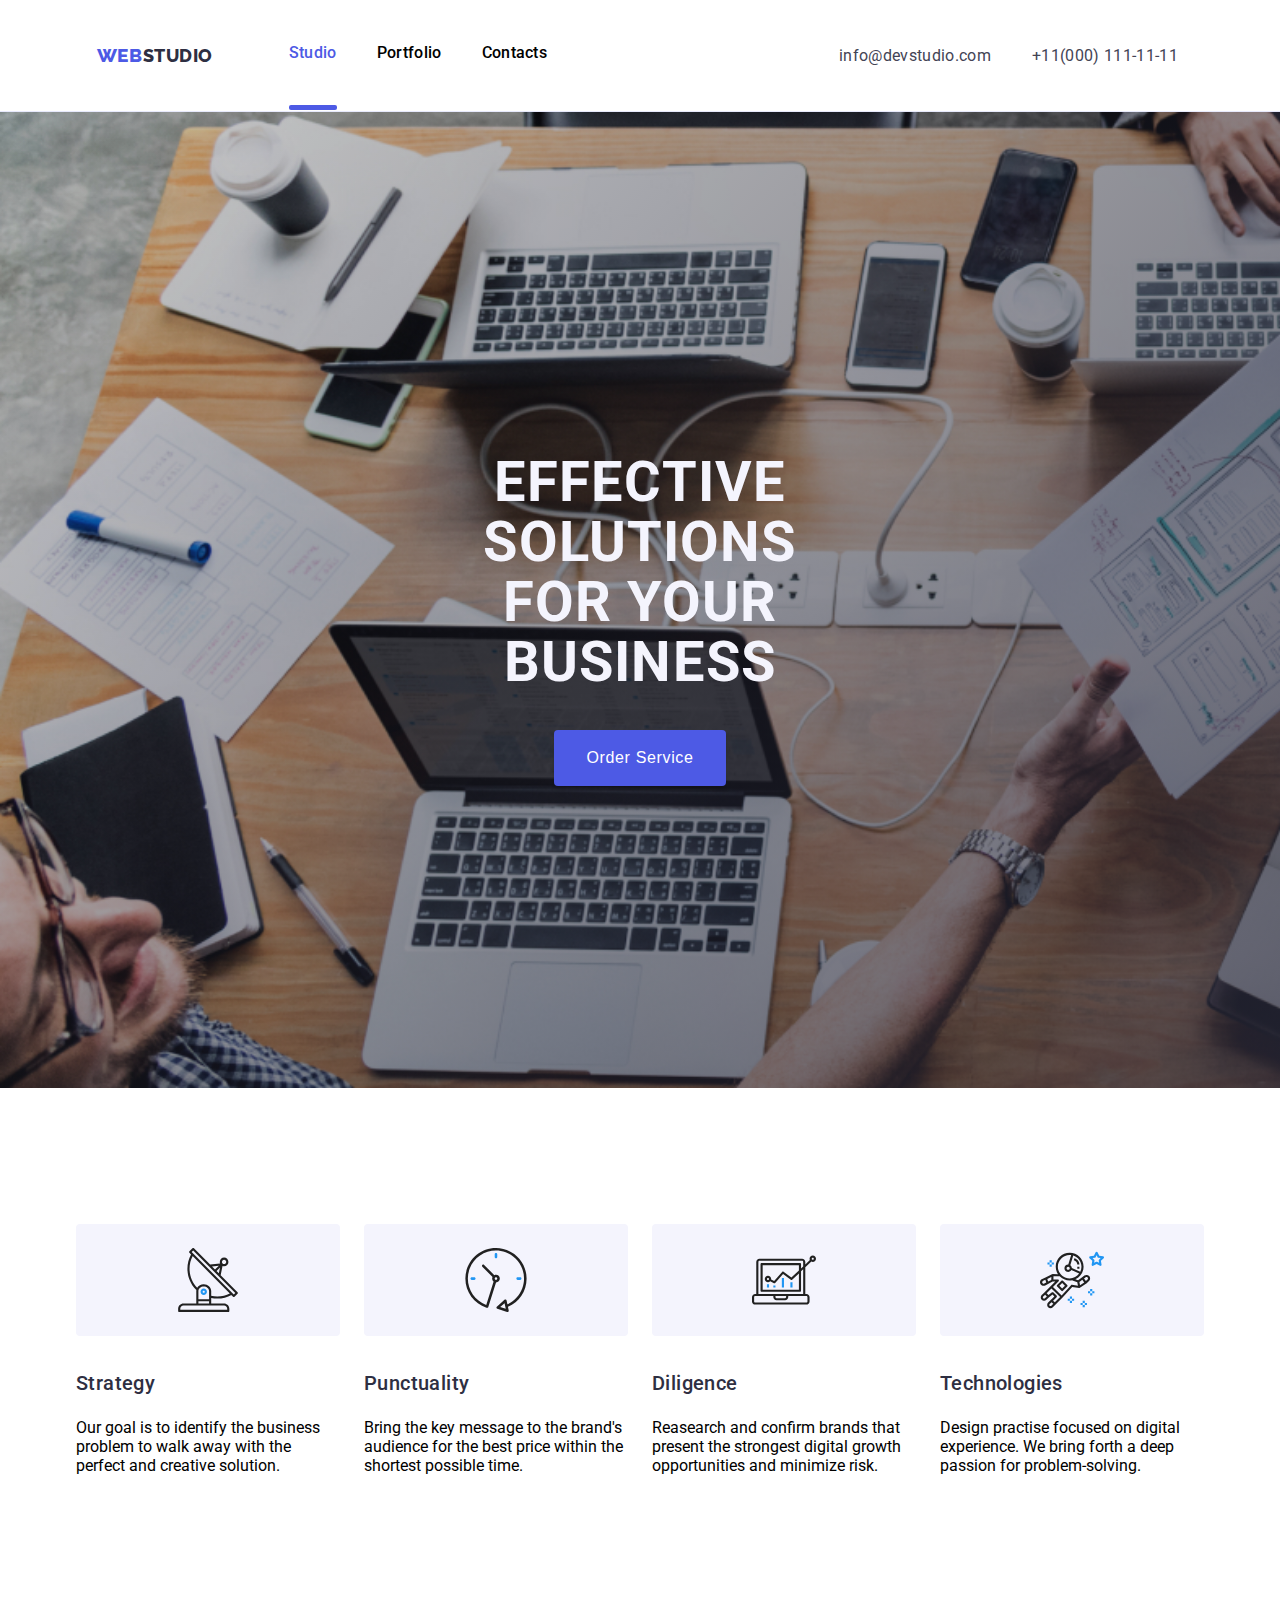
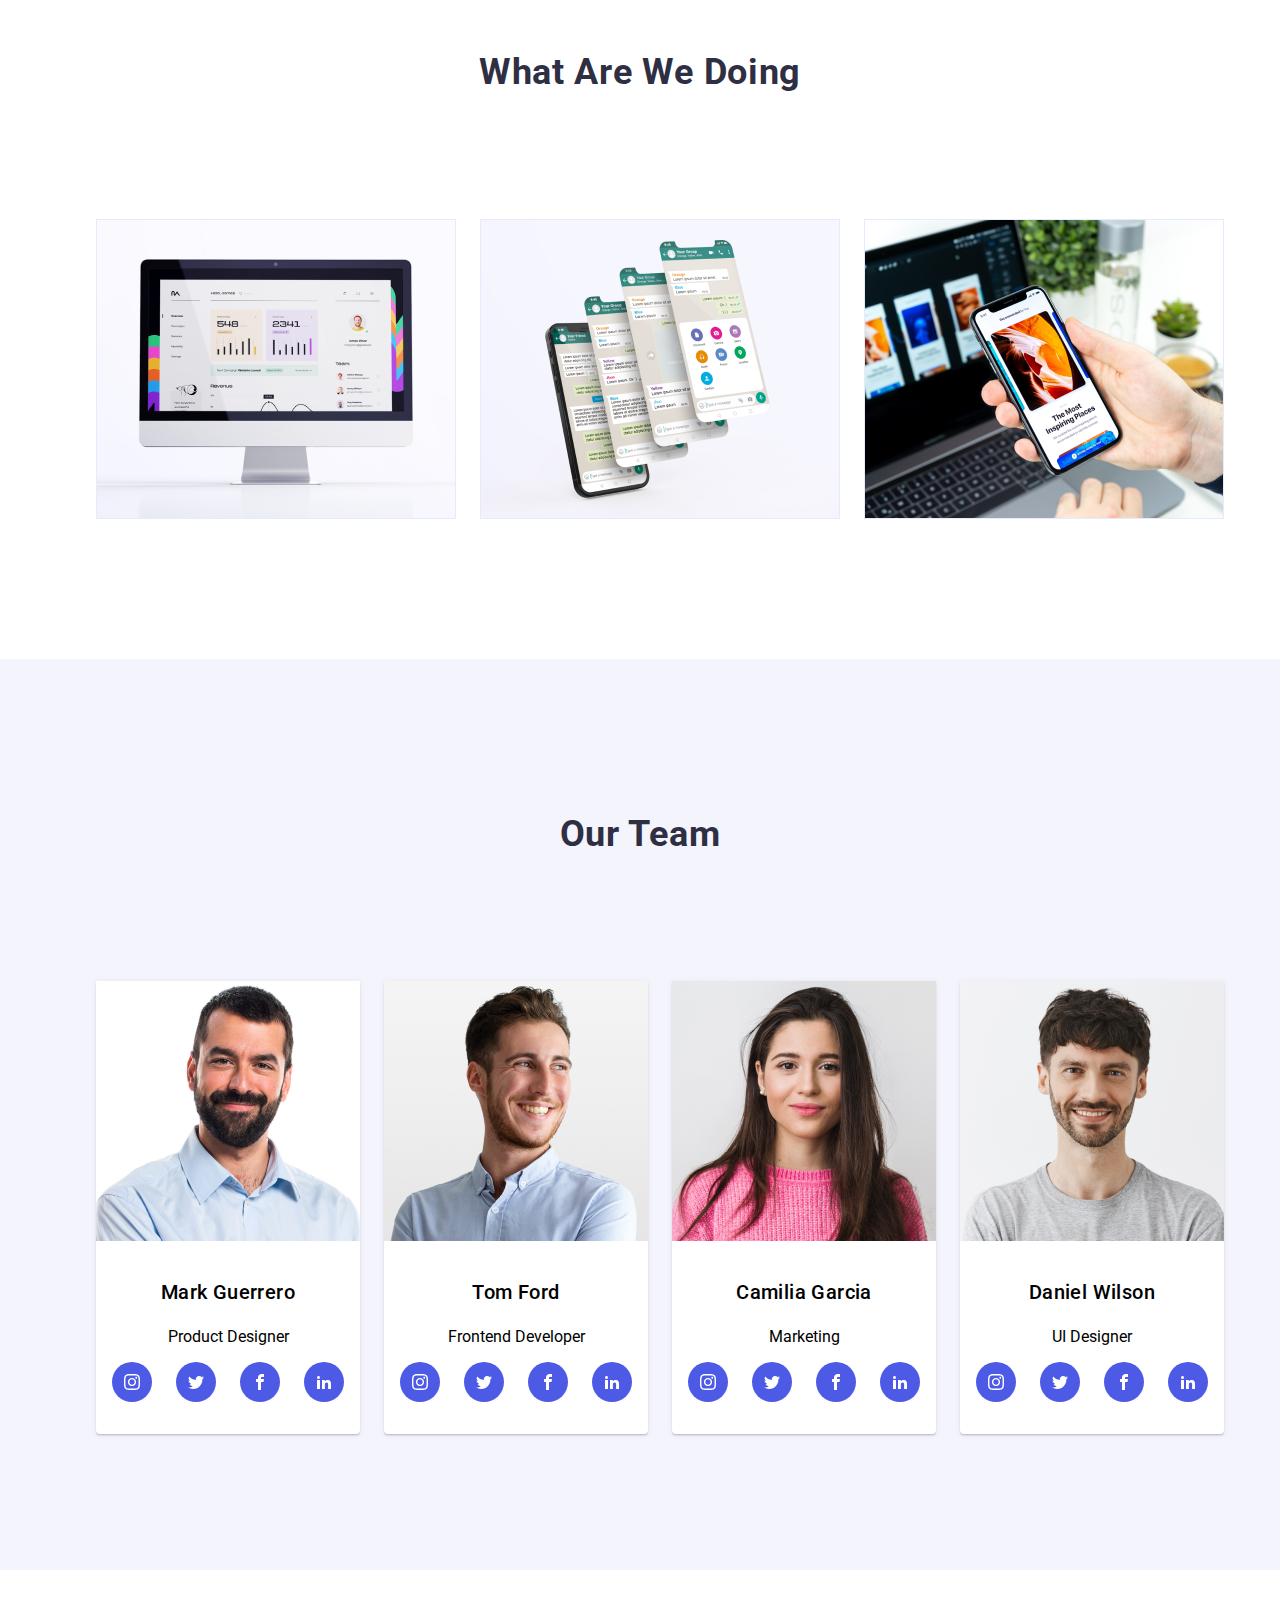
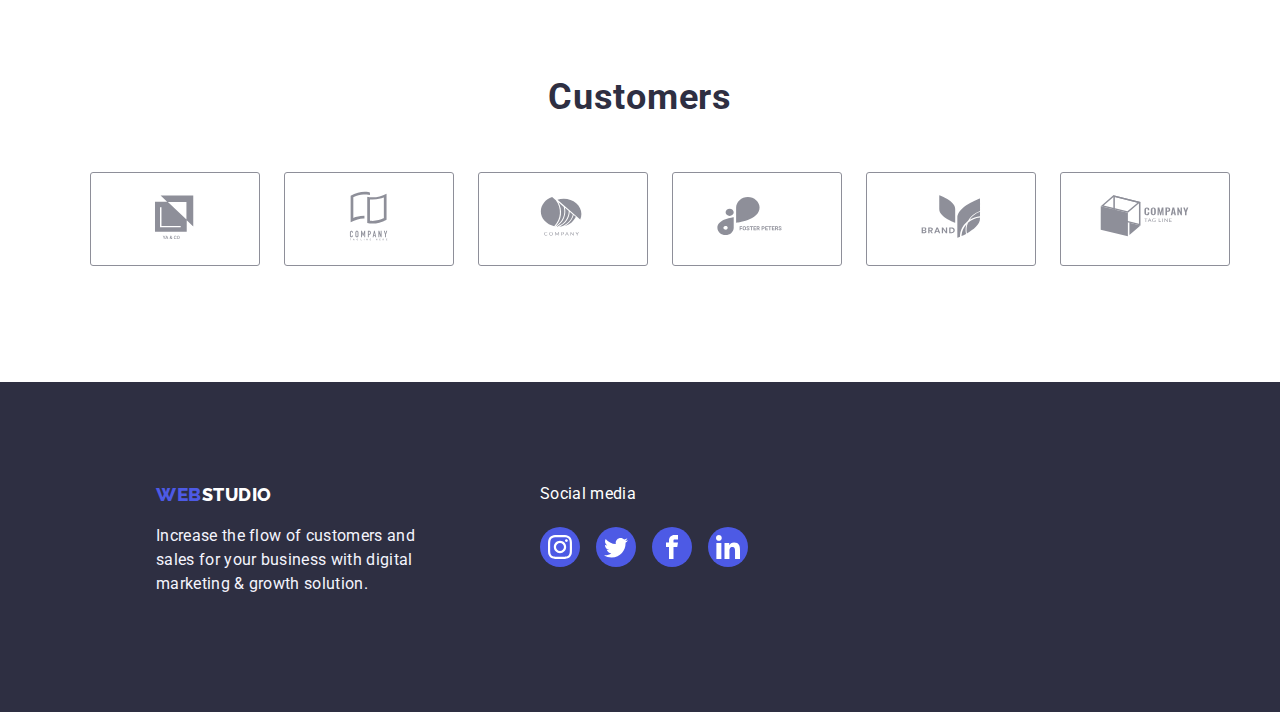
<file: index.html>
<!DOCTYPE html>
<html lang="en">
<head>
    <meta charset="UTF-8">
    <meta name="viewport" content="width=device-width, initial-scale=1.0">

    <title>Goit-markup-hw-05</title>

    <link rel="stylesheet" href="./css/styles.css">
    
    <link rel="preconnect" href="https://fonts.googleapis.com">
    <link rel="preconnect" href="https://fonts.gstatic.com" crossorigin>
    <link href="https://fonts.googleapis.com/css2?family=Roboto:wght@400;500;700;900&display=swap" rel="stylesheet">
    <link rel="preconnect" href="https://fonts.googleapis.com">
    <link rel="preconnect" href="https://fonts.gstatic.com" crossorigin>
    <link href="https://fonts.googleapis.com/css2?family=Raleway:wght@800&display=swap" rel="stylesheet">

    

</head>
<body>
   <div class="container">
        <header class="header">
            <div class="top-menu">
                <div class="logo">
                    <a href="#" class="web">web<span class="studio">studio</span></a>
                </div>
                <nav class="menu">
                    <ul class="pages">
                        <li class="page-studio active"><a href="index.html">Studio</a></li>
                        <li class="page-portfolio"><a href="portfolio.html">Portfolio</a></li>
                        <li class="page-contacts"><a href="#">Contacts</a></li>
                    </ul>
                </nav>
                <div class="contacts">
                    <ul class="contacts-menu">
                        <li class="email"><a href="mailto:info@devstudio.com">info@devstudio.com</a></li>
                        <li class="cp-number"><a href="tel:+11(000) 111-11-11"> +11(000) 111-11-11</a></li>
                    </ul>
                </div>
            </div>
        </header>
        <main>
            <!-- Section  1 -->
            <!-- hero img -->
            <section class="hero-section">
                <div class="hero">
                    <h1>Effective Solutions<br>for Your Business</h1>
                    <button type="button" class="order-btn" data-modal-open>Order Service</button>
                    <div class="backdrop is-hidden" data-modal>
                        <div class="modal">
                          <button type="button" class="btn-modal" data-modal-close>
                            <svg width="24" height="24">
                                <use href="./images/icons.svg#close"></use>
                            </svg>
                          </button>
                        </div>
                    </div>
                </div>
            </section>
                <!-- advantages -->
                <div class="hero-advantages">
                    <ul class="advantages">
                        <li class="our-goal">
                            <div class="advantages-icons">
                                <svg width="64" height="64">
                                    <use href="./images/icons.svg#antenna"></use>
                                </svg>
                            </div>
                            <h3>Strategy</h3>
                            <p>Our goal is to identify the business problem to walk away with the perfect and creative solution.
                            </p>
                        </li>
                        <li>
                            <div class="advantages-icons">
                            <svg width="64" height="64">
                                <use href="./images/icons.svg#clock"></use>
                            </svg>
                            </div>
                            <h3>Punctuality</h3>
                            <p>Bring the key message to the brand's audience for the best price within the shortest possible
                                time.
                            </p>
                        </li>
                        <li>
                            <div class="advantages-icons">
                                <svg width="64" height="64">
                                    <use href="./images/icons.svg#diagram"></use>
                                </svg>
                            </div>
                            <h3>Diligence</h3>
                            <p>Reasearch and confirm brands that present the strongest digital growth opportunities and minimize
                                risk.</p>
                        </li>
                        <li>
                            <div class="advantages-icons">
                                <svg width="64" height="64">
                                    <use href="./images/icons.svg#astronaut"></use>
                                </svg>
                            </div>
                            <h3>Technologies</h3>
                            <p>Design practise focused on digital experience. We bring forth a deep passion for problem-solving.
                            </p>
                        </li>
                    </ul>
                </div>
            </section>
            <!-- Section # 2 -->
            <section class="section">
                <div class="services">
                    <h2>what are we doing</h2>
                    <ul class="services-img">
                        <li>
                            <img src="images/img 1.png" width="360" height="300" alt="Apple monitor">
                        </li>
                        <li>
                            <img src="images/img 2.png" width="360" height="300" alt="cellphone">
                        </li>
                        <li>
                            <img src="images/img 3.png" width="360" height="300" alt="cellphone with laptop">
                        </li>
                    </ul>
                </div>
            </section>
        
            <!-- section # 3 -->
            <section class="section">
                <div class="team">
                    <h2>Our Team</h2>
                    <div class="team-members">
                        <ul class="members">
                            <li class="member">
                                <img src="images/img.png" width="264" height="260" alt="photo">
                                <h3>Mark Guerrero</h3>
                                <p>Product Designer</p>
                                <div class="teams-social-media">
                                    <a class="team-social-media">
                                        <svg width="16" height="16">
                                            <use href="./images/icons.svg#instagram"></use>
                                        </svg>
                                    </a>
                                    <a class="team-social-media">
                                        <svg width="16" height="16">
                                            <use href="./images/icons.svg#twitter"></use>
                                        </svg>
                                    </a>
                                    <a class="team-social-media">
                                        <svg width="16" height="16">
                                            <use href="./images/icons.svg#facebook"></use>
                                        </svg>
                                    </a>
                                    <a class="team-social-media">
                                        <svg width="16" height="16">
                                            <use href="./images/icons.svg#linkedin"></use>
                                        </svg>
                                    </a>
                                </div>
                            </li>
                            <li class="member">
                                <img src="images/img 6.png" width="264" height="260" alt="photo">
                                <h3>Tom Ford</h3>
                                <p>Frontend Developer</p>
                                <div class="teams-social-media">
                                    <a class="team-social-media">
                                        <svg width="16" height="16">
                                            <use href="./images/icons.svg#instagram"></use>
                                        </svg>
                                    </a>
                                    <a class="team-social-media">
                                        <svg width="16" height="16">
                                            <use href="./images/icons.svg#twitter"></use>
                                        </svg>
                                    </a>
                                    <a class="team-social-media">
                                        <svg width="16" height="16">
                                            <use href="./images/icons.svg#facebook"></use>
                                        </svg>
                                    </a>
                                    <a class="team-social-media">
                                        <svg width="16" height="16">
                                            <use href="./images/icons.svg#linkedin"></use>
                                        </svg>
                                    </a>
                                </div>
                            </li>
                            <li class="member">
                                <img src="images/img 7.png" width="264" height="260" alt="photo">
                                <h3>Camilia Garcia</h3>
                                <p>Marketing</p>
                                <div class="teams-social-media">
                                    <a class="team-social-media">
                                        <svg width="16" height="16">
                                            <use href="./images/icons.svg#instagram"></use>
                                        </svg>
                                    </a>
                                    <a class="team-social-media">
                                        <svg width="16" height="16">
                                            <use href="./images/icons.svg#twitter"></use>
                                        </svg>
                                    </a>
                                    <a class="team-social-media">
                                        <svg width="16" height="16">
                                            <use href="./images/icons.svg#facebook"></use>
                                        </svg>
                                    </a>
                                    <a class="team-social-media">
                                        <svg width="16" height="16">
                                            <use href="./images/icons.svg#linkedin"></use>
                                        </svg>
                                    </a>
                                </div>
                            </li>
                            <li class="member">
                                <img src="images/img 8.png" width="264" height="260" alt="photo">
                                <h3>Daniel Wilson</h3>
                                <p>UI Designer</p>
                                <div class="teams-social-media">
                                    <a class="team-social-media">
                                        <svg width="16" height="16">
                                            <use href="./images/icons.svg#instagram"></use>
                                        </svg>
                                    </a>
                                    <a class="team-social-media">
                                        <svg width="16" height="16">
                                            <use href="./images/icons.svg#twitter"></use>
                                        </svg>
                                    </a>
                                    <a class="team-social-media">
                                        <svg width="16" height="16">
                                            <use href="./images/icons.svg#facebook"></use>
                                        </svg>
                                    </a>
                                    <a class="team-social-media">
                                        <svg width="16" height="16">
                                            <use href="./images/icons.svg#linkedin"></use>
                                        </svg>
                                    </a>
                                </div>
                            </li>
                        </ul>
                    </div>
                </div>
            </section>
            <section class="customer-section">
                <h2>customers</h2>
                <ul class="customers">
                    <li class="customer-icon">
                        <a href="#">
                            <svg width="104" height="56">
                                <use href="./images/icons.svg#customer-icon-1"></use>
                            </svg>
                        </a>
                    </li>
                    <li class="customer-icon">
                        <a href="#">
                            <svg width="104" height="56">
                                <use href="./images/icons.svg#customer-icon-2"></use>
                            </svg>
                        </a>
                    </li>
                    <li class="customer-icon">
                        <a href="#">
                            <svg width="104" height="56">
                                <use href="./images/icons.svg#customer-icon-3"></use>
                            </svg>
                        </a>
                    </li>
                    <li class="customer-icon">
                        <a href="#">
                            <svg width="104" height="56">
                                <use href="./images/icons.svg#customer-icon-4"></use>
                            </svg>
                        </a>
                    </li>
                    <li class="customer-icon">
                        <a href="#">
                            <svg width="104" height="56">
                                <use href="./images/icons.svg#customer-icon-5"></use>
                            </svg>
                        </a>
                    </li>
                    <li class="customer-icon">
                        <a href="#">
                            <svg width="104" height="56">
                                <use href="./images/icons.svg#customer-icon-6"></use>
                            </svg>
                        </a>
                    </li>
                </ul>
            </section>
        </main>
        <footer class="annotation">
            <div class="notation">
            <a href="#" class="studio"><span class="web">web</span>studio</a>
            <p>Increase the flow of customers and <br>
                sales for your business with digital <br>
                marketing & growth solution.</p>
            </div>
            <div>
            <h4>Social media</h4>
                <div class="social-media-icons">  
                    <a class="social-media">
                        <svg width="24" height="24">
                           <use href="./images/icons.svg#instagram"></use>
                        </svg>
                    </a>
                    <a class="social-media">
                        <svg width="24" height="24">
                           <use href="./images/icons.svg#twitter"></use>
                        </svg>
                    </a>
                    <a class="social-media">
                        <svg width="24" height="24">
                           <use href="./images/icons.svg#facebook"></use>
                        </svg>
                    </a>
                    <a class="social-media">
                        <svg width="24" height="24">
                           <use href="./images/icons.svg#linkedin-2"></use>
                        </svg>
                    </a>
                </div>
            </div>         
        </footer>
   </div>
   <script src="./js/modal.js"></script>
</body>
</html>
</file>
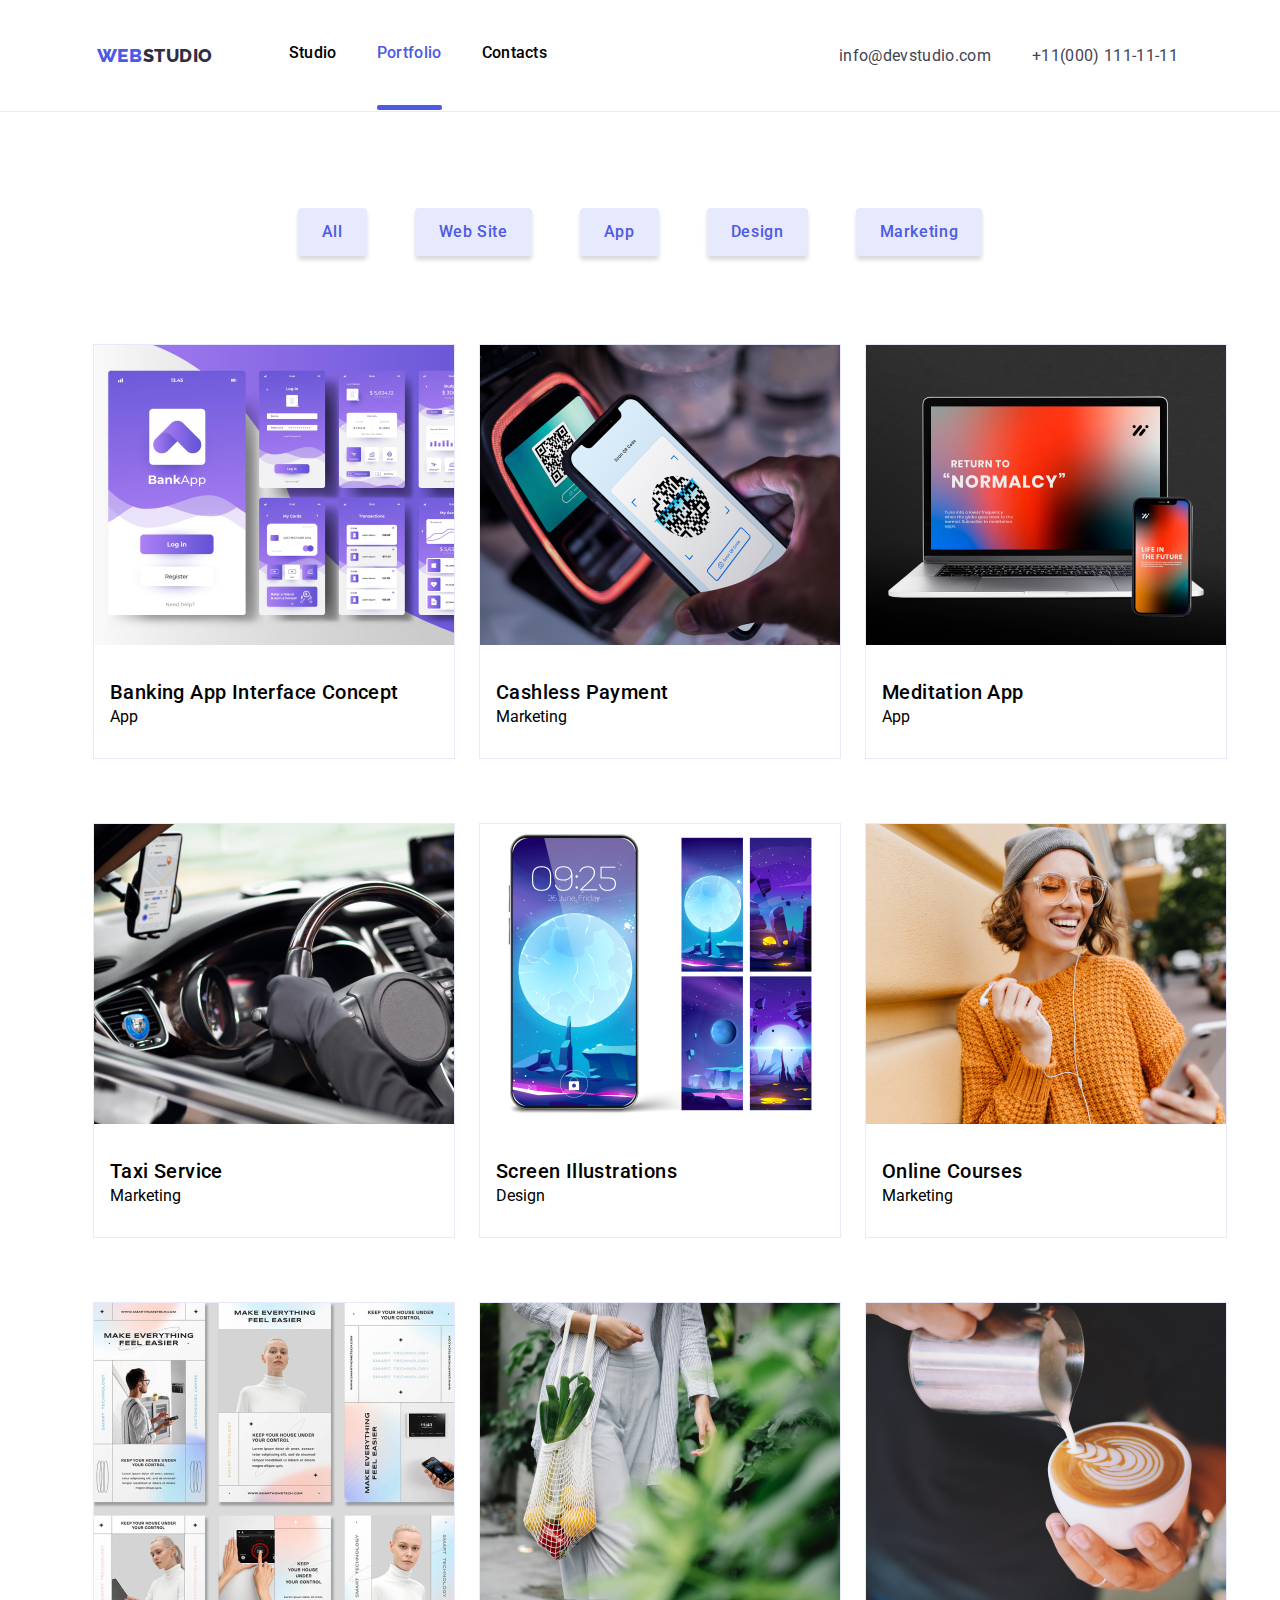
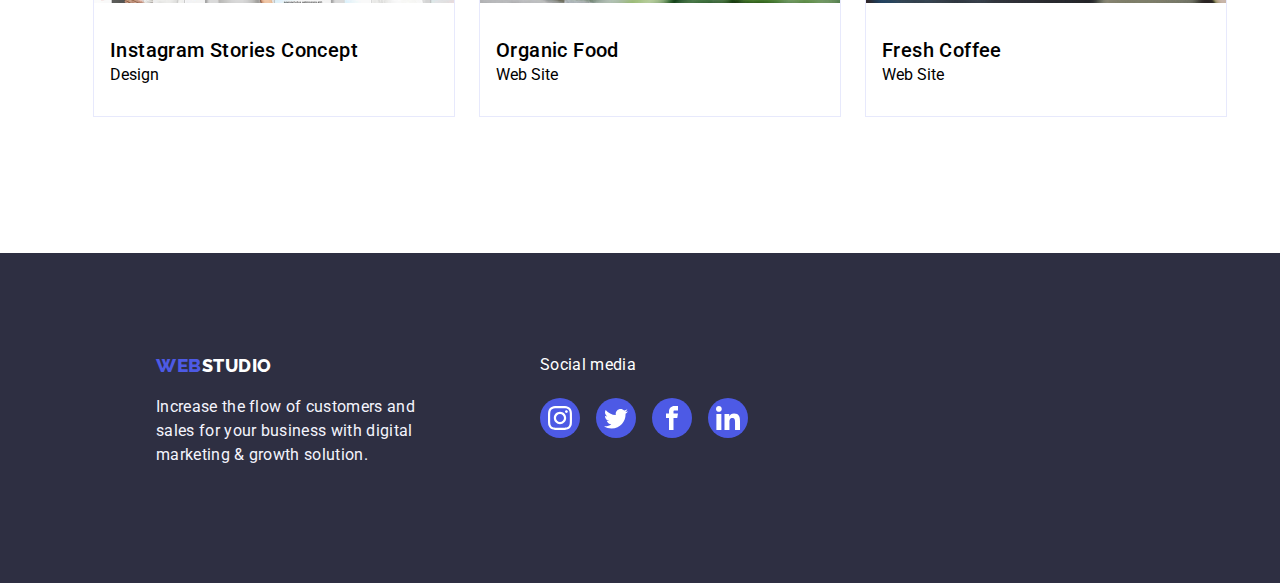
<file: portfolio.html>
<!DOCTYPE html>
<html lang="en">
<head>
    <meta charset="UTF-8">
    <meta name="viewport" content="width=device-width, initial-scale=1.0">
    <title>Portfolio</title>
    
    <link rel="preconnect" href="https://fonts.googleapis.com">
    <link rel="preconnect" href="https://fonts.gstatic.com" crossorigin>
    <link href="https://fonts.googleapis.com/css2?family=Roboto:wght@400;500;700;900&display=swap" rel="stylesheet">
    <link rel="preconnect" href="https://fonts.googleapis.com">
    <link rel="preconnect" href="https://fonts.gstatic.com" crossorigin>
    <link href="https://fonts.googleapis.com/css2?family=Raleway:wght@800&display=swap" rel="stylesheet">

    <link rel="stylesheet" href="./css/styles.css">

</head>
<body> 
   <header class="header">
       <div class="top-menu">
          <div class="logo">
            <a href="#" class="web">web<span class="studio">studio</span></a>
          </div>
          <nav class="menu">
            <ul class="pages">
                <li class="page-studio"><a href="index.html">Studio</a></li>
                <li class="page-portfolio active"><a href="portfolio.html">Portfolio</a></li>
                <li class="page-contacts"><a href="#">Contacts</a></li>
            </ul>
          </nav>
          <div class="contacts">
            <ul class="contacts-menu">
                <li class="email"><a href="mailto:info@devstudio.com">info@devstudio.com</a></li>
                <li class="cp-number"><a href="tel:+11(000) 111-11-11"> +11(000) 111-11-11</a></li>
            </ul>
          </div>
      </div>
  </header>  
    <!-- main -->
    <main class="portfolio">
        <div class="button-portfolio">
            <button type="button" class="btn">All</button><br>
            <button type="button" class="btn">Web Site</button><br>
            <button type="button" class="btn">App</button><br>
            <button type="button" class="btn">Design</button><br>
            <button type="button" class="btn">Marketing</button>
        </div>   
    <!--  Row 1-->
    <div class="row">
        <ul class="first">
            <!-- Project Card 1 -->
            <li>
            <div class="card">
            <img src="images/Banking.jpg" width="360" alt="Online_Banking" class="image">
            <div class="slider" >
                <div class="content"></div>  
            </div>
            </div>
            <h3>Banking App Interface Concept</h3>
            <p>App</p>
            </li>
            <!-- Project Card 2 -->
            <li>
            <div class="card">
            <img src="images/Cashless.jpg" width="360" alt="online_payment"  class="image">
            <div class="slider">
                <div class="content"></div>
            </div>
            </div>
            <h3>Cashless Payment</h3>
            <p>Marketing</p>
            </li>
            <!-- Project Card 3 -->
            <li>
            <div class="card">
            <img src="images/meditation.jpg" width="360" alt="Lop_Top"  class="image">
            <div class="slider">
                <div class="content"></div>
            </div>
            </div>
            <h3>Meditation App</h3>
            <p>App</p>
            </li>
        </ul>
    </div>
       <!-- Row 2 -->
    <div class="row">
        <ul class="second">  <!-- card 1 -->
            <li>
            <div class="card">
            <img src="images/Taxi.jpg" width="360" alt="Driver for hire"  class="image">
            <div class="slider">
                <div class="content"></div>
            </div>
            </div>
            <h3>Taxi Service</h3>
            <p>Marketing</p>
            </li>
            <!-- card 2 -->
            <li>
            <div class="card">
            <img src="images/screen.jpg" width="360" alt="Cp_screen"  class="image">
            <div class="slider">
                <div class="content"></div>
            </div>
            </div>
            <h3>Screen Illustrations</h3>
            <p>Design</p>
            </li>
            <!-- card 3 -->
            <li>
            <div class="card">
            <img src="images/online Course.jpg" width="360" alt="Happy_Woman"  class="image">
            <div class="slider">
                <div class="content"></div>
            </div>
            </div>
            <h3>Online Courses</h3>
            <p>Marketing</p>
            </li>
        </ul>
    </div>
       <!-- Row 3 -->
    <div class="row">
        <ul class="third">
            <!-- Project 1 -->
            <li>
            <div class="card">
            <img src="images/Instagram.jpg" width="360" alt="photo"  class="image">
            <div class="slider">
                <div class="content"></div>
            </div>
            </div>
            <h3>Instagram Stories Concept</h3>
            <p>Design</p>
            </li>
            <!-- Project 2 -->
            <li>
            <div class="card">
            <img src="images/Organic.jpg" width="360" alt="organic"  class="image">
            <div class="slider">
                <div class="content"></div>
            </div>
            </div>
            <h3>Organic Food</h3>
            <p>Web Site</p>
            </li>
            <!-- Project 3 -->
            <li>
            <div class="card">
            <img src="images/fresh.jpg" width="360" alt="coffee"  class="image">
            <div class="slider">
                <div class="content"></div>
            </div>
            </div>
            <h3>Fresh Coffee</h3>
            <p>Web Site</p>
            </li>
        </ul>
       </div>
      
    </main>
    <footer class="annotation">
        <div class="notation">
            <a href="#" class="studio"><span class="web">web</span>studio</a>
            <p>Increase the flow of customers and <br>
                sales for your business with digital <br>
                marketing & growth solution.</p>
        </div>
        <div>
            <h4>Social media</h4>
            <div class="social-media-icons">
                <a class="social-media">
                    <svg width="24" height="24">
                        <use href="./images/icons.svg#instagram"></use>
                    </svg>
                </a>
                <a class="social-media">
                    <svg width="24" height="24">
                        <use href="./images/icons.svg#twitter"></use>
                    </svg>
                </a>
                <a class="social-media">
                    <svg width="24" height="24">
                        <use href="./images/icons.svg#facebook"></use>
                    </svg>
                </a>
                <a class="social-media">
                    <svg width="24" height="24">
                        <use href="./images/icons.svg#linkedin-2"></use>
                    </svg>
                </a>
            </div>
        </div>
    </footer>  
</body>
</html>
</file>
<file: css/styles.css>
:root {
    --primary-color:#4D5AE5;
--primary-with-alpha: rgba(77, 90, 229, 0.9);
    --primary-white: #fff;
    --background-font: #2E2F42;
    --hover-background: #0707f6;
    --cloud: #F4F4FD;
    --paragraph-color: #434455;
    --CORNFLOW: #E7E9FC;
    --Light-Slate: #8E8F99;
    --Grey: rgba(46, 47, 66, 0.70);
    --L-Grey: #2E2F42;
    --Dairy: #FCFCFC;
}
body{
    margin: 0;
    padding: 0;
    font-family: 'Roboto', sans-serif;
}
.container{
    background-color: var(--primary-white);
    width: 100% auto;
    height: auto;
}
a {
   text-decoration: none;
} 
ul > li{
    list-style-type: none;
}
/* Text-Logo --nav bar - index pages & contacts*/
.header{
    padding: 25px 156px;
    border-bottom: 1px solid var(--CORNFLOW);
}
.top-menu {
    background-color: var(--primary-white);
    display: flex;
    flex-direction: row;
    align-items: center;
    justify-content: center;
}  
.web {
    color: var(--primary-color);
    font-family: Raleway;
    width: 44px;
    font-size: 19px;
    font-weight: 800;
    line-height: 1.3;
    letter-spacing: 0.54px;
    text-transform: uppercase;
   
}
.studio {
    color: var(--background-font);
    font-family: Raleway;
    width: 71px; 
    font-size: 18px;
    font-weight: 800;
    line-height: 1.3;
    text-transform: uppercase;
    padding-right: 36px;
}
.pages {
    display: flex;
    flex-direction: row;
    justify-content: center;
    gap: 40px;
    padding-right: 252px;
}
.pages > li > a {
    text-decoration: none;
    color: var(--paragrap-font);
    font-size: 16px;
    font-weight: 500;
    line-height: 1.5;
    letter-spacing: 0.32px;
}
           .pages>li>a:focus,
.active,.pages > li > a:hover{
    color: var(--primary-color);
}
.active::after{
    background-color: var(--primary-color);
    content: " ";
    display: block;
    height: 5px;
    width: 100%;
    border-radius: 2px;
    position: relative;
    top: 40px;
}
.page-studio{
     width: 48px, auto;
     height: 24px, auto;
}
.page-portfolio{
    width: 66px, auto;
    height: 24px, auto;
}
.page-contacts{
    width: 67px, auto;
    height: 24px, auto;
}
.email{
    width:  153px;
    height: 24px;
}
.cp-number{
    width:  151px;
    height: 24px;
}

.contacts-menu > li > a {
    text-decoration: none;
    color: var(--paragraph-color);
    font-size: 16px;
    font-weight: 400;
    line-height: 1.5;
    letter-spacing: 0.32px;
}
.contacts-menu > li > a:hover {
    color: var(--primary-color);
}
.contacts-menu {
    display: flex;
    flex-direction: row;
    justify-content: center;
    gap: 40px;
}

/* --------------------- Hero Image ----------------------------*/
 h1 {
    color: var(--cloud);
    text-align: center;
    font-size: 56px;
    font-weight: 700;
    line-height: 60px;
    letter-spacing: 1.12px;
    text-transform: uppercase;
    padding-left: 472px;
    padding-right: 472px;
}
.hero {
    background: linear-gradient(-45deg, rgba(46, 47, 66, 0.70), rgba(255, 255, 255, 0.00) 100%),
                url("../images/busy_frontdevs.jpg");
                /* lightgray 0px -167.766px / 100% 139.922% no-repeat; */
    background-color: var(--background-font);
    background-repeat: no-repeat;
    background-size: cover;
    margin-top: 0;
    display: flex;
    padding-top: 188px;
    padding-bottom: 188px;
    flex-direction: column;
    align-items: center;
    justify-content: center;
    width: auto;
    height: 600px;
}
.order-btn {
    background-color: var(--primary-color); 
    display: block;
    align-items: center;
    justify-content: center;
    padding:  16px 32px;
    border-radius: 4px;
    box-shadow: 0px 4px 4px 0px rgba(0, 0, 0, 0.15 );
    width: auto;
    color: var(--primary-white);
    font-size: 16px;
    font-weight: 500;
    line-height: 1.5;
    border: none;
    letter-spacing: 0.64px;
    cursor: pointer;
}
.order-btn:hover {
    background-color: var(--hover-background);
    color: var(--primary-white);
    padding: 16px 32px;
    border-radius: 4px;
    box-shadow: 0px 4px 4px 0px rgba(0, 0, 0, 0.15);
    font-size: 16px;
    font-weight: 500;
    line-height: 1.5;
    border: none;
    letter-spacing: 0.64px;
    cursor: pointer;
}

.btn-modal{
    border: 0;
    display: block;
    margin-left: auto;
    background-color: var(--Dairy);
}
.btn-modal svg{
    display: flex;
    align-items: center;
    justify-content: center;
    padding: 5px;
    width: 24px;
    height: 24px;
    border-radius: 100%;
    cursor: pointer;
    color: var(--L-Grey);
    background-color: var(--CORNFLOW);
    border: 1px solid var(--CORNFLOW);
    box-shadow: 0 2px 1px 0 rgba(0, 0, 0, 0.2),
                0 1px 3px 0 rgba(0, 0, 0, 0.12),
                0 1px 1px 0 rgba(0, 0, 0, 0.14);
    transition: fill 250ms cubic-bezier(0.4, 0, 0.2, 1);
}       
.backdrop{
    width: 100%;
    height: 100%;
    background-color:  rgba(0, 0, 0, 0.4);
    position: fixed;
    top: 0;
    display: flex;
    align-items: center;
    justify-content: center;
    transition: opacity 250ms cubic-bezier(0.4, 0, 0.2, 1);
}
.modal{
    padding: 24px;
    background-color: var(--Dairy);
    width: 408px;
    height: 584px;
    border-radius: 5px;
    box-shadow: 0 2px 1px 0 rgba(0, 0, 0, 0.2)
                0 1px 3px 0 rgba(0, 0, 0, 0.12),
                0 1px 1px 0 rgba(0, 0, 0, 0.14);
}
.is-hidden{
    pointer-events: none;
    opacity: 0;
}

/* ------------------------- Section1 ------------------------ */
/* .hero-advantages */
   
.advantages-icons {
    background-color: var(--cloud);
    display: flex;
    justify-content: center;
    border-radius: 4px;
    padding: 24px 100px;
}
.advantages{
  display: flex;
  align-items: center;
  justify-content:center;
  gap: 24px;
  padding: 120px 156px;
}
.advantages li > h3 {
    text-align: start;
    color: var(--background-font);
    font-size: 20px;
    font-weight: 500;
    line-height: 1.5;
    letter-spacing: 0.4px;
}
.advantages > p{
    color: var(--paragraph-color);
    font-size: 16px;
    font-weight: 400;
    line-height: 1.5;
    letter-spacing: 0.32px;
}

/*---------------- what are we doing-Section 2 ----------------------*/

h2 {
    color: var(--background-font);
    margin-top: 10px;
    text-align: center;
    font-size: 36px;
    font-weight: 700;
    line-height: 2.5;
    letter-spacing: 0.72px;
    text-transform: capitalize;
}
.services{  
    padding-bottom: 120px;
}

.services-img{
    display: flex;
    justify-content: center;
    gap:24px;
    padding-top: 72px;
}


/* ---------------- Our team-section3 ------------------- */
h3 {
    text-align: center;
    font-size: 20px;
    font-weight: 500;
    line-height: 1.5;
    letter-spacing: 0.4px;
    margin-top: 32px;
}
.team{
   background-color: var(--cloud);
   padding:120px 156px;
    }
.team > p{
    text-align: center;
    color: var(--paragraph-color);
    font-size: 16px;
    font-weight: 400;
    line-height: 150%;
    letter-spacing: 0.32px;
}
.team-members .members{
    display: flex;
    justify-content: center;
    gap: 24px;
    padding-top: 72px;
}
.team-members .members > li > p{
    text-align: center;
}
.members .member{
    border-radius: 0px 0px 4px 4px;
    background-color: var(--primary-white);
    box-shadow: 0px 2px 1px 0px rgba(46, 47, 66, 0.08),
                0px 1px 1px 0px rgba(46, 47, 66, 0.16),
                0px 1px 6px 0px rgba(46, 47, 66, 0.08);
    padding-bottom: 32px;
}
 /* -------- Team Social Media Icons ------------------- */

.teams-social-media {
    display: flex;
    justify-content: center;
    align-items: center;
    gap: 24px;
}

.team-social-media {
    background-color: var(--primary-color);
    border-radius: 50%;
    height: 40px;
    width: 40px;
    cursor: pointer;
}
.team-social-media:focus,
.team-social-media:hover{
    background-color: var(--hover-background);
    border: 1px solid var(--hover-background);
    outline: 1px solid var(--hover-background);
}
.team-social-media svg {
    fill: var(--primary-white);
    padding: 12px;
}

/* -------------- Customers Section ------------------------- */
.customer-section{
    padding-top: 72px;
    padding-bottom: 100px;

}
.customers{
    display: flex;
    justify-content: center;
    align-items: center;
    gap: 24px;
    
}
.customer-icon{
    border: 1px solid var(--Light-Slate);
    border-radius: 3px;
    padding: 16px 32px;
}
.customer-icon svg {
    fill: var(--Light-Slate)
}


/* ------------------- footer ---------------------------*/
.annotation{
    background-color: var(--background-font);
    display:flex;
    gap: 120px;
    padding-top: 100px;
    padding-bottom: 100px;
}
.notation{
    display: flex;
    flex-direction: column;
    padding-left: 156px;
    width: auto;
}
.notation .studio{
    color: var(--primary-white);
    font-family: Raleway;
    font-size: 18px;
    font-weight: 800;
    line-height: 1.3; /*21px  116.667%*/
    letter-spacing: 0.54px;
    text-transform: uppercase;
}
.notation > p{
    width: 264px;
    margin-top: 17.5px;
    color: var(--cloud);
    font-size: 16px;
    font-weight: 400;
    line-height: 1.5;
    letter-spacing: 0.32px;
}
 /* -------------------- Social Media Icons ------------------------*/
 h4 {
     margin-top: 0;
     font-size: 16px;
     font-weight: 400;
     line-height: 1.5;
     letter-spacing: 0.32px;
     color: var(--primary-white);
 }

 .social-media-icons {
     display: flex;
     gap: 16px;
}

.social-media {
     background-color: var(--primary-color);
     border-radius: 50%;
     height: 40px;
     width: 40px;
     display: flex;
     align-items: center;
     justify-content: center;
     cursor: pointer;
}
.social-media:focus,    
.social-media:hover{
    background-color: var(--hover-background);
    border: 1px solid var(--hover-background);
    outline: 1px solid var(--hover-background);
} 
 .social-media svg {
     fill: var(--primary-white);
     padding: 8px;
 }

/* ------------------ portfolio.html ------------------*/
.button-portfolio {
    color: var(--primary-color);
    display: flex;
    flex-direction: row;
    justify-content: center;
    gap: 24px;
    padding-top: 96px;
    padding-bottom: 72px;
}
.btn{ 
    background-color: var(--CORNFLOW);
    color: var(--IRIS, #4D5AE5);
        text-align: center;
        font-family: Roboto;
        font-size: 16px;
        font-weight: 500;
        line-height: 1.5;
        letter-spacing: 0.64px;
        padding: 12px 24px;
        border-radius: 4px;
        box-shadow: 0px 4px 4px 0px rgba(0, 0, 0, 0.15);
        border: none;
}
.btn:focus,
.btn:hover {
        background-color: var(--hover-background);
        color: var(--primary-white);
        cursor: pointer;
}
 
/* ----------- main portfolio ----------- */


 .row li{
    border: 1px solid #E7E9FC;
    background-color: var(--primary-white);
    display: flex;
    flex-direction: column;
    align-items: flex-start;
    flex-shrink: 0;
    padding-bottom: 32px;
    cursor: pointer;
}
.row li:hover {
    border-radius: 5px;
    box-shadow: 0px 2px 1px 0px rgba(46, 47, 66, 0.08),
                0px 1px 1px 0px rgba(46, 47, 66, 0.16),
                0px 1px 6px 0px rgba(46, 47, 66, 0.08);
   
}
.row h3 {
    padding-top: 32px;
    margin: 0;
    padding-left: 16px;
}
.row p {
    margin: 0;
    padding-left: 16px;
}
.row .first{
    display: flex;
    flex-direction: row;
    justify-content: center;
    gap: 24px;
}
.row .second {
    display: flex;
    flex-direction: row;
    justify-content: center;
    gap: 24px;
    padding-top: 48px;
}

.row .third {
    display: flex;
    flex-direction: row;
    justify-content: center;
    gap: 24px;
    padding-top: 48px;
    padding-bottom: 120px;
}


     /* Overlay Slider */
.card{
    position: relative;
    width: 100%;   
}
.image{
    display: block;
    width: 100%;
    height: auto;
}
.slider {
    position: absolute;
    background-color: var(--primary-with-alpha);
    bottom: 0;
    left: 0;
    right: 0;
    width: 100%;
    height: 0px;
    overflow: hidden;
    transition:  0.5s cubic-bezier(0.4, 0, 0.2, 1);
    /* -webkit-transition: 0.5s ease;
    -moz-transition: 0.5s ease;
    -ms-transition: 0.5s ease;
    -o-transition: 0.5s ease; */
}
.card:hover .slider{
    height: 100%;
}
.content{
    position: absolute;
    color:var(--cloud);
    overflow: hidden;
    font-size: 20px;
    top: 50%;
    left: 50%;
    transform: translate(-50%, -50%);
}
</file>
